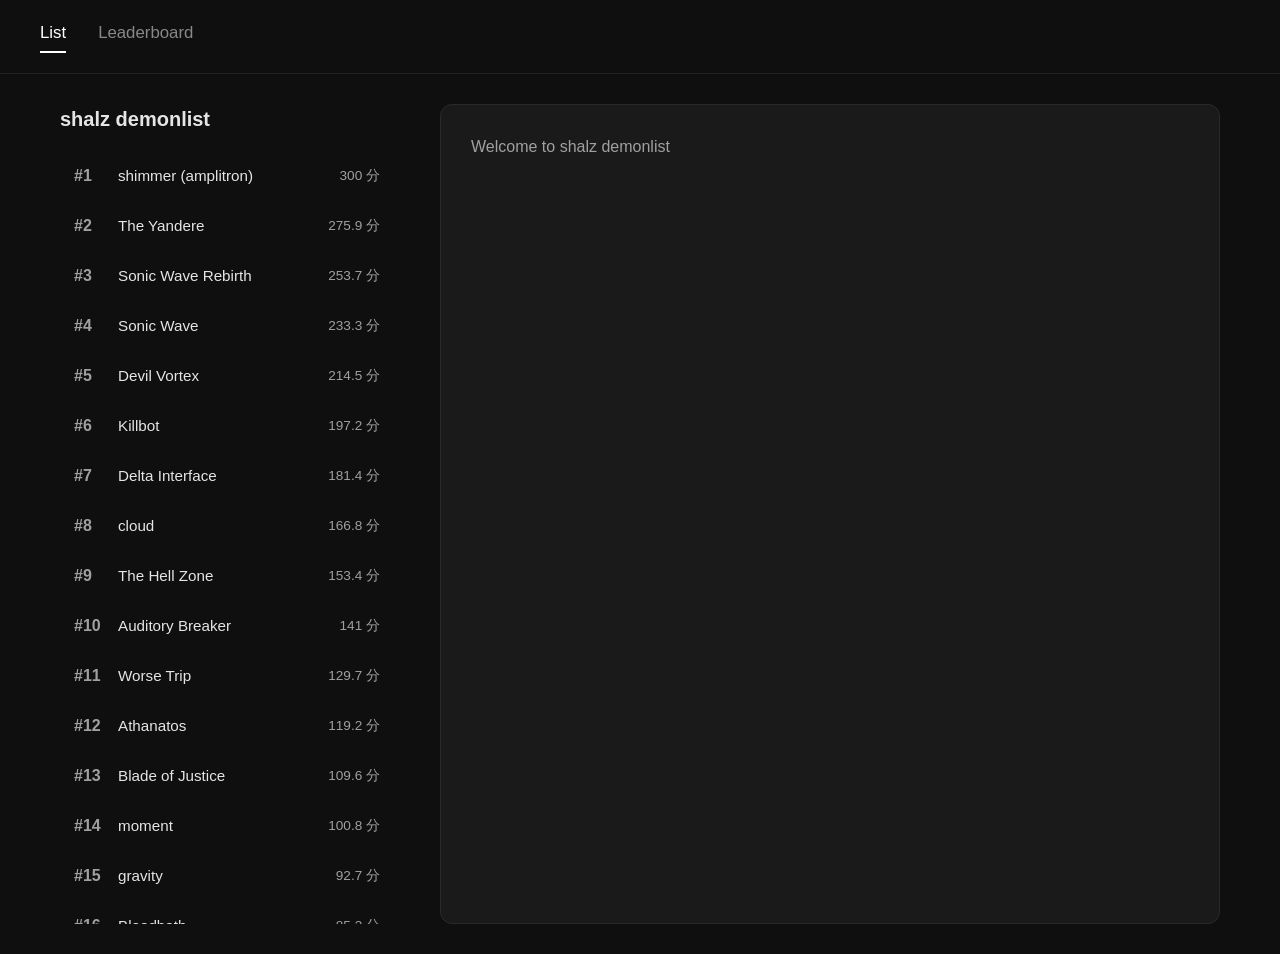
<file: index.html>
<!DOCTYPE html>
<html lang="zh-Hant">
<head>
  <meta charset="UTF-8">
  <meta name="viewport" content="width=device-width, initial-scale=1.0">
  <title>shalz demonlist</title>
  <style>
    :root {
      --bg: #0f0f0f;
      --surface: #1a1a1a;
      --text: #e5e5e5;
      --text-dim: #a0a0a0;
      --highlight-bg: #000000;
      --highlight-text: #ffffff;
      --border: #2a2a2a;
      --accent: #64b5f6;
      --active-bg: #252525;
    }

    * {
      margin: 0;
      padding: 0;
      box-sizing: border-box;
    }

    body {
      background-color: var(--bg);
      color: var(--text);
      font-family: -apple-system, BlinkMacSystemFont, "Segoe UI", Roboto, "Helvetica Neue", Arial, sans-serif;
      line-height: 1.5;
      min-height: 100vh;
    }

    .top-nav {
      display: flex;
      gap: 32px;
      padding: 20px 40px;
      background-color: #0f0f0f;
      border-bottom: 1px solid #222;
      position: sticky;
      top: 0;
      z-index: 100;
    }

    .nav-item {
      color: #888;
      text-decoration: none;
      font-size: 1.05rem;
      font-weight: 500;
      padding-bottom: 6px;
      border-bottom: 2px solid transparent;
      transition: all 0.2s;
    }

    .nav-item:hover {
      color: #e5e5e5;
    }

    .nav-item.active {
      color: #ffffff;
      border-bottom: 2px solid #ffffff;
    }

    .container {
      display: flex;
      max-width: 1200px;
      margin: 0 auto;
      padding: 30px 20px;
      gap: 40px;
    }

    .ranking {
      width: 340px;
      flex-shrink: 0;
      max-height: calc(100vh - 80px);
      display: flex;
      flex-direction: column;
    }

    .ranking h2 {
      font-size: 1.25rem;
      margin-bottom: 20px;
      color: var(--text);
      font-weight: 600;
      flex-shrink: 0;
    }

    .rank-list {
      list-style: none;
      overflow-y: auto;
      flex: 1;
      padding-right: 6px;
    }

    .rank-list::-webkit-scrollbar {
      width: 6px;
    }
    .rank-list::-webkit-scrollbar-track {
      background: transparent;
    }
    .rank-list::-webkit-scrollbar-thumb {
      background: #444;
      border-radius: 3px;
    }
    .rank-list::-webkit-scrollbar-thumb:hover {
      background: #666;
    }

    .rank-item {
      display: flex;
      align-items: center;
      padding: 10px 14px;
      margin-bottom: 6px;
      border-radius: 8px;
      transition: background 0.2s;
      cursor: pointer;
      user-select: none;
      gap: 8px;
    }

    .rank-item:hover {
      background: #222;
    }

    .rank-item.active {
      background: var(--active-bg);
      outline: 1px solid #333;
    }

    .rank-number {
      width: 36px;
      font-weight: 600;
      color: var(--text-dim);
      flex-shrink: 0;
    }

    .rank-name {
      flex: 1;
      font-size: 0.95rem;
      white-space: nowrap;
      overflow: hidden;
      text-overflow: ellipsis;
    }

    .rank-points {
      font-size: 0.85rem;
      color: var(--text-dim);
      flex-shrink: 0;
      font-variant-numeric: tabular-nums;
    }

    .main-content {
      flex: 1;
      background: var(--surface);
      border: 1px solid var(--border);
      border-radius: 12px;
      padding: 30px;
      min-height: 400px;
    }

    .level-title {
      font-size: 1.8rem;
      margin-bottom: 8px;
      color: #fff;
    }

    .level-rank {
      color: var(--text-dim);
      font-size: 0.95rem;
      margin-bottom: 24px;
    }

    .victors-title {
      font-size: 1.1rem;
      margin-bottom: 12px;
      color: var(--text);
      font-weight: 600;
    }

    .victors-list {
      list-style: none;
    }

    .victors-list li {
      padding: 8px 0;
      border-bottom: 1px solid #2a2a2a;
      color: var(--text);
    }

    .victors-list li:last-child {
      border-bottom: none;
    }

    .placeholder {
      color: var(--text-dim);
      font-size: 1rem;
    }

    @media (max-width: 768px) {
      .container {
        flex-direction: column;
        padding: 20px 16px;
      }
      .ranking {
        width: 100%;
        max-height: 400px;
      }
    }
  </style>
</head>
<body>

  <nav class="top-nav">
    <a href="index.html" class="nav-item active">List</a>
    <a href="leaderboard.html" class="nav-item">Leaderboard</a>
  </nav>

  <div class="container">
    <aside class="ranking">
      <h2>shalz demonlist</h2>
      <ul class="rank-list" id="rankList">
        <!-- 自動由 JavaScript 生成 -->
      </ul>
    </aside>

    <main class="main-content" id="mainContent">
      <p class="placeholder">Welcome to shalz demonlist</p>
    </main>
  </div>

  <!-- 引入共用資料檔案 -->
  <script src="data.js"></script>
  <script>
    const rankList = document.getElementById("rankList");
    const mainContent = document.getElementById("mainContent");
    const totalLevels = levels.length;

    // 自動生成左側選單
    levels.forEach((level, index) => {
      const rank = index + 1;
      const points = calculatePoints(rank, totalLevels);

      const li = document.createElement("li");
      li.className = "rank-item";
      li.innerHTML = `
        <span class="rank-number">#${rank}</span>
        <span class="rank-name">${level.name}</span>
        <span class="rank-points">${points} 分</span>
      `;

      li.addEventListener("click", () => {
        document.querySelectorAll(".rank-item").forEach(i => i.classList.remove("active"));
        li.classList.add("active");

        const victors = level.victors || [];
        let victorsHTML = "";
        if (victors.length === 0) {
          victorsHTML = `<li style="color: var(--text-dim);">目前還沒有人通關</li>`;
        } else {
          victors.forEach((player, pIdx) => {
            victorsHTML += `<li>${pIdx + 1}. ${player}</li>`;
          });
        }

        mainContent.innerHTML = `
          <h1 class="level-title">${level.name}</h1>
          <div class="level-rank">排名 #${rank} ・ ${points} 分</div>
          <div class="victors-title">通關者列表</div>
          <ul class="victors-list">
            ${victorsHTML}
          </ul>
        `;
      });

      rankList.appendChild(li);
    });
  </script>
</body>
</html>
</file>
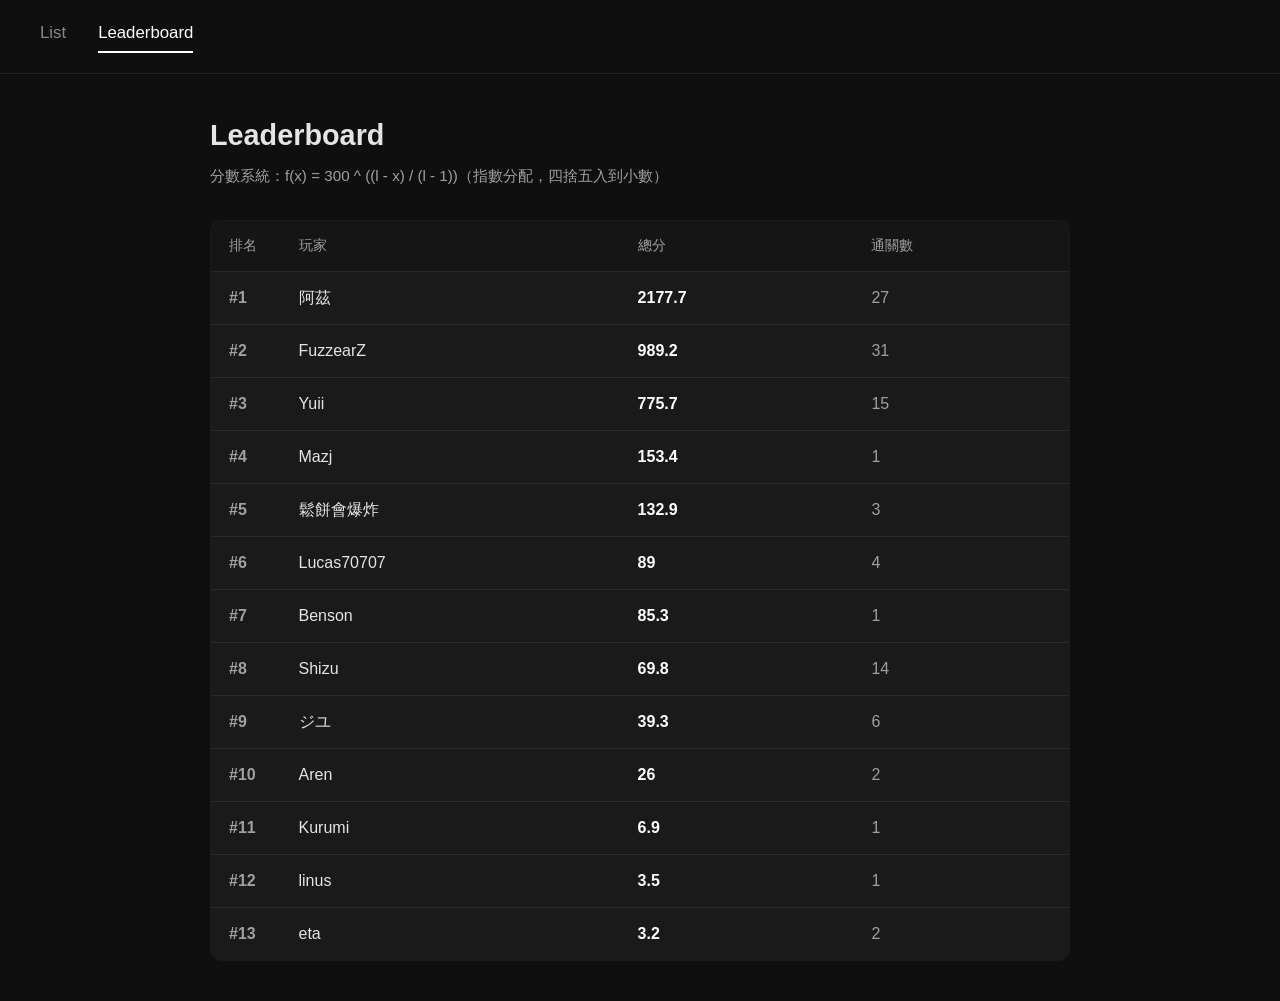
<file: leaderboard.html>
<!DOCTYPE html>
<html lang="zh-Hant">
<head>
  <meta charset="UTF-8">
  <meta name="viewport" content="width=device-width, initial-scale=1.0">
  <title>shalz demonlist - Leaderboard</title>
  <style>
    :root {
      --bg: #0f0f0f;
      --surface: #1a1a1a;
      --text: #e5e5e5;
      --text-dim: #a0a0a0;
      --border: #2a2a2a;
      --accent: #64b5f6;
    }

    * {
      margin: 0;
      padding: 0;
      box-sizing: border-box;
    }

    body {
      background-color: var(--bg);
      color: var(--text);
      font-family: -apple-system, BlinkMacSystemFont, "Segoe UI", Roboto, "Helvetica Neue", Arial, sans-serif;
      line-height: 1.5;
      min-height: 100vh;
    }

    .top-nav {
      display: flex;
      gap: 32px;
      padding: 20px 40px;
      background-color: #0f0f0f;
      border-bottom: 1px solid #222;
      position: sticky;
      top: 0;
      z-index: 100;
    }

    .nav-item {
      color: #888;
      text-decoration: none;
      font-size: 1.05rem;
      font-weight: 500;
      padding-bottom: 6px;
      border-bottom: 2px solid transparent;
      transition: all 0.2s;
    }

    .nav-item:hover {
      color: #e5e5e5;
    }

    .nav-item.active {
      color: #ffffff;
      border-bottom: 2px solid #ffffff;
    }

    .container {
      max-width: 900px;
      margin: 0 auto;
      padding: 40px 20px;
    }

    h1 {
      font-size: 1.8rem;
      margin-bottom: 8px;
    }

    .subtitle {
      color: var(--text-dim);
      margin-bottom: 32px;
      font-size: 0.95rem;
    }

    .leaderboard {
      width: 100%;
      border-collapse: collapse;
      background: var(--surface);
      border-radius: 12px;
      overflow: hidden;
      border: 1px solid var(--border);
    }

    .leaderboard th {
      text-align: left;
      padding: 14px 18px;
      background: #151515;
      color: var(--text-dim);
      font-weight: 500;
      font-size: 0.9rem;
    }

    .leaderboard td {
      padding: 14px 18px;
      border-top: 1px solid #2a2a2a;
    }

    .leaderboard tr {
      cursor: pointer;
      transition: background 0.15s;
    }

    .leaderboard tr:hover td {
      background: #222;
    }

    .leaderboard tr.active td {
      background: #2a2a2a;
    }

    .rank-cell {
      width: 70px;
      font-weight: 600;
      color: var(--text-dim);
    }

    .player-cell {
      font-weight: 500;
    }

    .points-cell {
      font-weight: 600;
      color: #fff;
    }

    .clears-cell {
      color: var(--text-dim);
    }

    .empty {
      text-align: center;
      padding: 60px 20px;
      color: var(--text-dim);
    }

    .player-detail {
      margin-top: 30px;
      background: var(--surface);
      border: 1px solid var(--border);
      border-radius: 12px;
      padding: 24px;
      display: none;
    }

    .player-detail.show {
      display: block;
    }

    .player-detail h2 {
      font-size: 1.3rem;
      margin-bottom: 6px;
    }

    .player-detail .detail-sub {
      color: var(--text-dim);
      margin-bottom: 20px;
      font-size: 0.95rem;
    }

    .cleared-list {
      list-style: none;
    }

    .cleared-list li {
      padding: 10px 0;
      border-bottom: 1px solid #2a2a2a;
      display: flex;
      justify-content: space-between;
      align-items: center;
    }

    .cleared-list li:last-child {
      border-bottom: none;
    }

    .cleared-rank {
      color: var(--text-dim);
      width: 50px;
      flex-shrink: 0;
    }

    .cleared-name {
      flex: 1;
    }

    .cleared-points {
      color: var(--text-dim);
      font-size: 0.9rem;
    }
  </style>
</head>
<body>

  <nav class="top-nav">
    <a href="index.html" class="nav-item">List</a>
    <a href="leaderboard.html" class="nav-item active">Leaderboard</a>
  </nav>

  <div class="container">
    <h1>Leaderboard</h1>
    <p class="subtitle">分數系統：f(x) = 300 ^ ((l - x) / (l - 1))（指數分配，四捨五入到小數）</p>

    <table class="leaderboard" id="leaderboardTable">
      <thead>
        <tr>
          <th>排名</th>
          <th>玩家</th>
          <th>總分</th>
          <th>通關數</th>
        </tr>
      </thead>
      <tbody id="leaderboardBody">
        <!-- 自動由 JavaScript 生成 -->
      </tbody>
    </table>

    <div class="player-detail" id="playerDetail">
      <h2 id="detailTitle">玩家通關列表</h2>
      <p class="detail-sub" id="detailSub"></p>
      <ul class="cleared-list" id="clearedList"></ul>
    </div>
  </div>

  <!-- 引入共用資料檔案 -->
  <script src="data.js"></script>
  <script>
    function generateLeaderboard() {
      const totalLevels = levels.length;
      const playerStats = {};

      levels.forEach((level, index) => {
        const rank = index + 1;
        const points = calculatePoints(rank, totalLevels);

        level.victors.forEach(player => {
          if (!playerStats[player]) {
            playerStats[player] = {
              points: 0,
              clears: 0,
              levels: []
            };
          }
          playerStats[player].points = Math.round((playerStats[player].points + points) * 10) / 10;
          playerStats[player].clears += 1;
          playerStats[player].levels.push({
            rank: rank,
            name: level.name,
            points: points
          });
        });
      });

      const sortedPlayers = Object.entries(playerStats)
        .map(([name, stats]) => ({
          name,
          points: stats.points,
          clears: stats.clears,
          levels: stats.levels.sort((a, b) => a.rank - b.rank)
        }))
        .sort((a, b) => b.points - a.points || b.clears - a.clears);

      const tbody = document.getElementById("leaderboardBody");
      const detailBox = document.getElementById("playerDetail");

      if (sortedPlayers.length === 0) {
        tbody.innerHTML = `
          <tr>
            <td colspan="4" class="empty">
              目前還沒有通關資料
            </td>
          </tr>
        `;
        return;
      }

      tbody.innerHTML = sortedPlayers.map((player, index) => `
        <tr data-player="${player.name}">
          <td class="rank-cell">#${index + 1}</td>
          <td class="player-cell">${player.name}</td>
          <td class="points-cell">${player.points}</td>
          <td class="clears-cell">${player.clears}</td>
        </tr>
      `).join("");

      document.querySelectorAll("#leaderboardBody tr").forEach(row => {
        row.addEventListener("click", () => {
          document.querySelectorAll("#leaderboardBody tr").forEach(r => r.classList.remove("active"));
          row.classList.add("active");

          const playerName = row.dataset.player;
          const player = sortedPlayers.find(p => p.name === playerName);

          document.getElementById("detailTitle").textContent = playerName + " 的通關列表";
          document.getElementById("detailSub").textContent = `總分 ${player.points} ・ 通關 ${player.clears} 關`;

          const list = document.getElementById("clearedList");
          list.innerHTML = player.levels.map(lv => `
            <li>
              <span class="cleared-rank">#${lv.rank}</span>
              <span class="cleared-name">${lv.name}</span>
              <span class="cleared-points">${lv.points} 分</span>
            </li>
          `).join("");

          detailBox.classList.add("show");
        });
      });
    }

    generateLeaderboard();
  </script>
</body>
</html>
</file>
